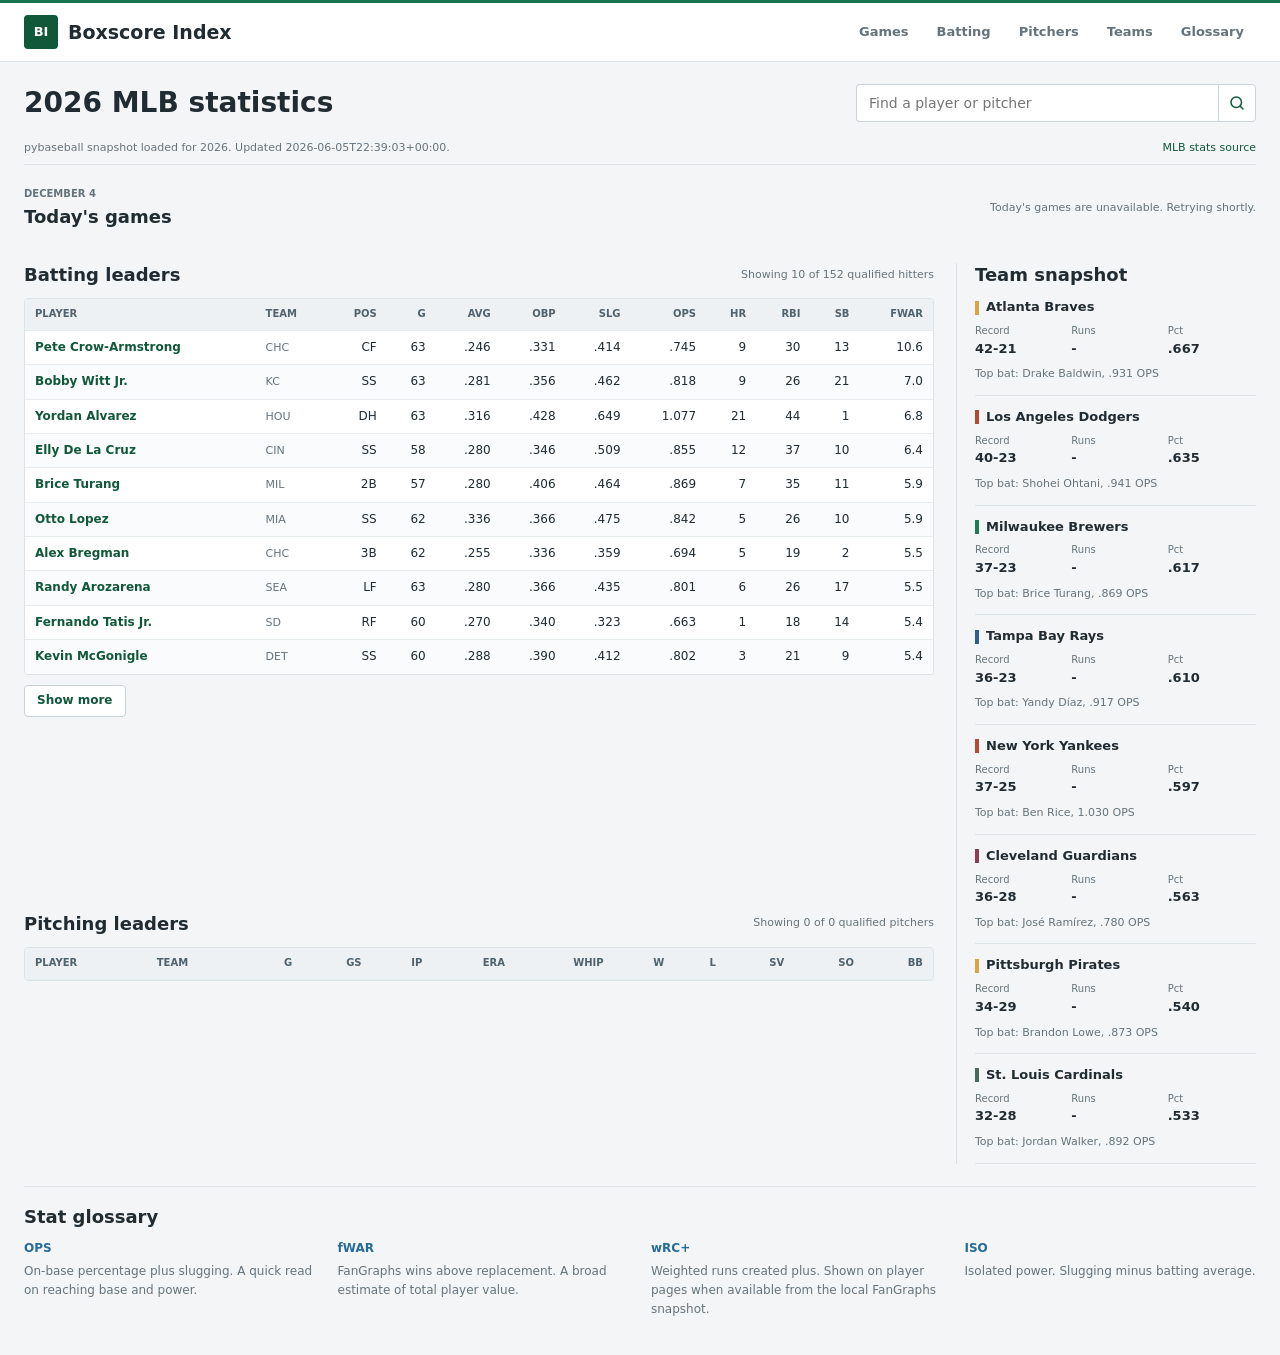
<file: index.html>
<!doctype html>
<html lang="en">
  <head>
    <meta charset="utf-8" />
    <meta name="viewport" content="width=device-width, initial-scale=1" />
    <title>Boxscore Index</title>
    <link rel="stylesheet" href="./styles.css" />
  </head>
  <body>
    <header class="site-header">
      <a class="brand" href="#overview" aria-label="Boxscore Index home">
        <span class="brand-mark" aria-hidden="true">BI</span>
        <span>
          <strong>Boxscore Index</strong>
        </span>
      </a>
      <nav aria-label="Primary">
        <a href="#games">Games</a>
        <a href="#players">Batting</a>
        <a href="#pitchers">Pitchers</a>
        <a href="#teams">Teams</a>
        <a href="#glossary">Glossary</a>
      </nav>
    </header>

    <main class="dashboard-page">
      <div class="dashboard-heading">
      <section class="overview" id="overview">
        <div class="overview-copy">
          <h1 id="seasonLabel">MLB statistics</h1>
        </div>
      </section>

      <section class="toolbar search-toolbar" aria-label="Player search">
        <form class="search-form" id="playerSearchForm">
          <label class="search-box">
            <span class="visually-hidden">Search players</span>
            <input id="searchInput" type="search" placeholder="Find a player or pitcher" autocomplete="off" />
          </label>
          <button class="icon-button" type="submit" aria-label="Open selected player" title="Open selected player">
            <svg viewBox="0 0 24 24" aria-hidden="true">
              <circle cx="11" cy="11" r="7" />
              <path d="m16 16 4 4" />
            </svg>
          </button>
          <div class="search-dropdown" id="playerSearchDropdown" hidden></div>
        </form>
      </section>
      </div>

      <section class="data-status" aria-live="polite">
        <p id="dataStatus">Loading MLB statistics...</p>
        <a href="https://www.mlb.com/stats" target="_blank" rel="noreferrer">MLB stats source</a>
      </section>

      <section class="games-section" id="games" aria-labelledby="gamesHeading">
        <div class="section-head">
          <div>
            <p class="eyebrow" id="gamesDate">Today</p>
            <h2 id="gamesHeading">Today's games</h2>
          </div>
          <p class="result-count" id="gamesStatus" role="status">Loading games...</p>
        </div>
        <div class="games-grid" id="gamesGrid"></div>
      </section>

      <section class="panel standings" id="teams">
        <div class="section-head">
          <h2>Team snapshot</h2>
        </div>
        <div id="teamGrid" class="team-grid"></div>
      </section>

      <section class="panel data-panel" id="players">
        <div class="section-head">
          <h2>Batting leaders</h2>
          <p id="resultCount" class="result-count">0 results</p>
        </div>
        <div class="table-wrap">
          <table>
            <thead>
              <tr>
                <th>Player</th>
                <th>Team</th>
                <th>Pos</th>
                <th><button type="button" data-sort="g">G</button></th>
                <th><button type="button" data-sort="avg">AVG</button></th>
                <th><button type="button" data-sort="obp">OBP</button></th>
                <th><button type="button" data-sort="slg">SLG</button></th>
                <th><button type="button" data-sort="ops">OPS</button></th>
                <th><button type="button" data-sort="hr">HR</button></th>
                <th><button type="button" data-sort="rbi">RBI</button></th>
                <th><button type="button" data-sort="sb">SB</button></th>
                <th><button type="button" data-sort="fwar">fWAR</button></th>
              </tr>
            </thead>
            <tbody id="playerRows"></tbody>
          </table>
        </div>
        <div class="table-footer">
          <button class="secondary-button" id="moreBatters" type="button" aria-controls="playerRows">Show more</button>
          <button class="secondary-button" id="fewerBatters" type="button" aria-controls="playerRows" hidden>Show less</button>
        </div>
      </section>

      <section class="panel data-panel" id="pitchers">
        <div class="section-head">
          <h2>Pitching leaders</h2>
          <p id="pitcherResultCount" class="result-count">0 results</p>
        </div>
        <div class="table-wrap">
          <table>
            <thead>
              <tr>
                <th>Player</th>
                <th>Team</th>
                <th>G</th>
                <th>GS</th>
                <th>IP</th>
                <th>ERA</th>
                <th>WHIP</th>
                <th>W</th>
                <th>L</th>
                <th>SV</th>
                <th>SO</th>
                <th>BB</th>
              </tr>
            </thead>
            <tbody id="pitcherRows"></tbody>
          </table>
        </div>
        <div class="table-footer">
          <button class="secondary-button" id="morePitchers" type="button" aria-controls="pitcherRows">Show more</button>
          <button class="secondary-button" id="fewerPitchers" type="button" aria-controls="pitcherRows" hidden>Show less</button>
        </div>
      </section>

      <section class="panel glossary" id="glossary">
        <div class="section-head">
          <h2>Stat glossary</h2>
        </div>
        <dl>
          <div>
            <dt>OPS</dt>
            <dd>On-base percentage plus slugging. A quick read on reaching base and power.</dd>
          </div>
          <div>
            <dt>fWAR</dt>
            <dd>FanGraphs wins above replacement. A broad estimate of total player value.</dd>
          </div>
          <div>
            <dt>wRC+</dt>
            <dd>Weighted runs created plus. Shown on player pages when available from the local FanGraphs snapshot.</dd>
          </div>
          <div>
            <dt>ISO</dt>
            <dd>Isolated power. Slugging minus batting average.</dd>
          </div>
        </dl>
      </section>
    </main>

    <aside class="drawer" id="playerDrawer" aria-hidden="true" aria-label="Player details">
      <button class="icon-button close-drawer" id="closeDrawer" type="button" aria-label="Close player details" title="Close">
        <svg viewBox="0 0 24 24" aria-hidden="true">
          <path d="M18 6 6 18" />
          <path d="m6 6 12 12" />
        </svg>
      </button>
      <div id="drawerContent"></div>
    </aside>
    <div class="scrim" id="scrim"></div>

    <script src="./data/mlb_stats.js"></script>
    <script src="./data/war.js"></script>
    <script src="./app.js"></script>
  </body>
</html>
</file>
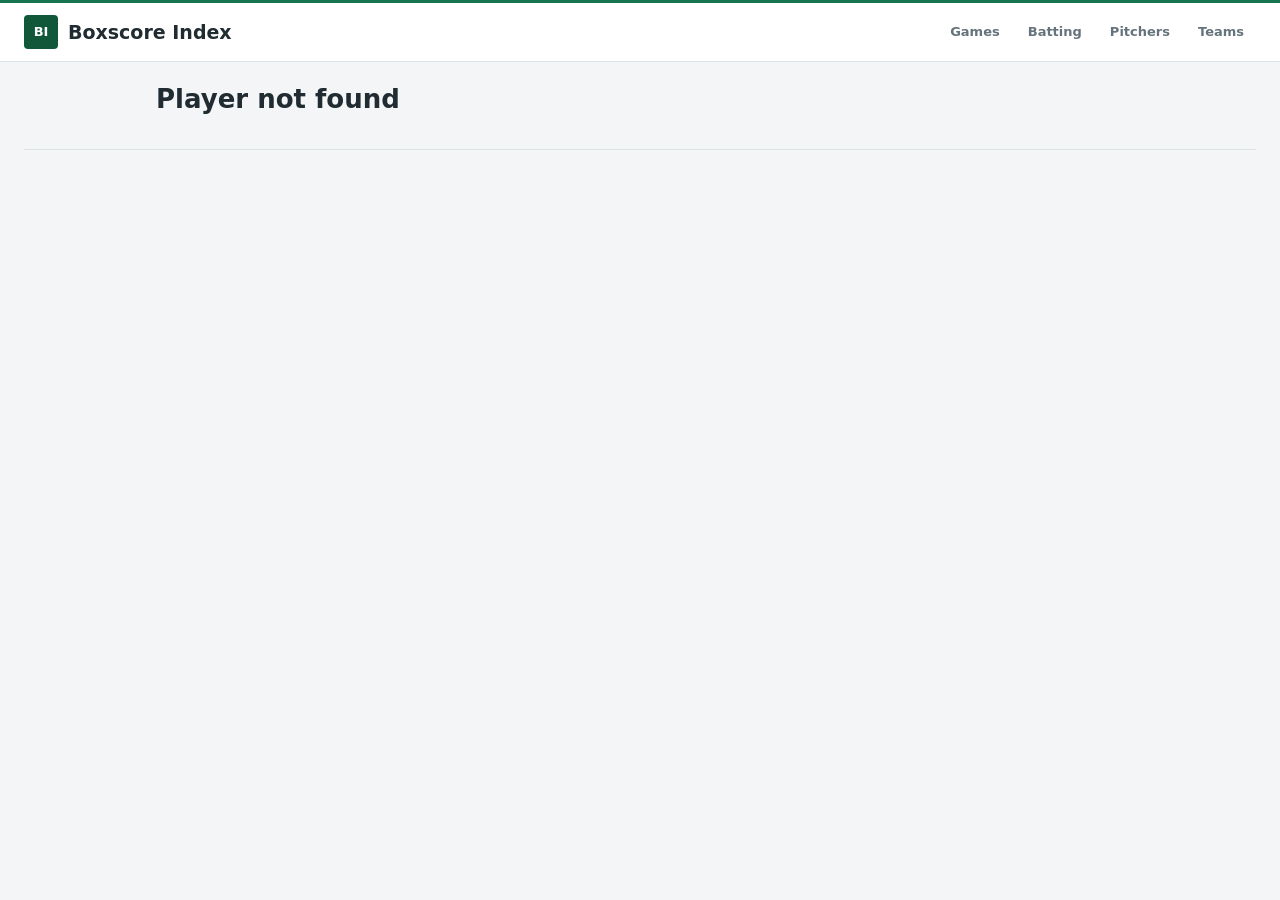
<file: player.html>
<!doctype html>
<html lang="en">
  <head>
    <meta charset="utf-8" />
    <meta name="viewport" content="width=device-width, initial-scale=1" />
    <title>Player / Boxscore Index</title>
    <link rel="stylesheet" href="./styles.css" />
  </head>
  <body>
    <header class="site-header">
      <a class="brand" href="./index.html#overview" aria-label="Boxscore Index home">
        <span class="brand-mark" aria-hidden="true">BI</span>
        <span>
          <strong>Boxscore Index</strong>
        </span>
      </a>
      <nav aria-label="Primary">
        <a href="./index.html#games">Games</a>
        <a href="./index.html#players">Batting</a>
        <a href="./index.html#pitchers">Pitchers</a>
        <a href="./index.html#teams">Teams</a>
      </nav>
    </header>

    <main class="player-page">
      <section class="player-hero">
        <img class="player-headshot" id="playerHeadshot" alt="" />
        <div class="player-profile">
          <h1 id="playerName">Loading player...</h1>
          <dl class="bio-grid player-bio-grid" id="bioGrid"></dl>
        </div>
      </section>

      <section class="panel" id="searchResultsPanel" hidden>
        <div class="section-head">
          <h2>Choose a player</h2>
        </div>
        <div class="search-results" id="searchResults"></div>
      </section>

      <section class="panel" id="seasonPanel">
        <div class="section-head">
          <h2 id="seasonStatsLabel">Season Stats</h2>
        </div>
        <dl class="career-table" id="seasonStats"></dl>
      </section>

      <section class="statcast-section" id="statcastPanel" hidden>
        <div class="section-head">
          <h2 id="statcastSeason">Run Values</h2>
          <a id="savantLink" target="_blank" rel="noreferrer">Baseball Savant</a>
        </div>
        <p class="result-count" id="statcastStatus" role="status"></p>
        <div class="statcast-table-wrap">
          <table class="statcast-table">
            <thead><tr><th scope="col">Metric</th><th scope="col">Runs</th><th scope="col">Leaderboard percentile</th></tr></thead>
            <tbody id="statcastRows"></tbody>
          </table>
        </div>
      </section>

      <section class="panel" id="historyPanel">
        <div class="section-head">
          <h2>Season-by-season</h2>
          <p id="historyStatus" class="result-count" role="status">Loading season history...</p>
        </div>
        <div id="battingHistory" hidden>
          <h3 class="history-heading">Batting</h3>
          <div class="table-wrap history-wrap" role="region" aria-label="Season batting statistics" tabindex="0">
            <table class="history-table"><caption class="visually-hidden">MLB regular-season batting statistics</caption><thead id="battingHistoryHead"></thead><tbody id="battingHistoryRows"></tbody><tfoot id="battingHistoryTotals"></tfoot></table>
          </div>
        </div>
        <div id="pitchingHistory" hidden>
          <h3 class="history-heading">Pitching</h3>
          <div class="table-wrap history-wrap" role="region" aria-label="Season pitching statistics" tabindex="0">
            <table class="history-table"><caption class="visually-hidden">MLB regular-season pitching statistics</caption><thead id="pitchingHistoryHead"></thead><tbody id="pitchingHistoryRows"></tbody><tfoot id="pitchingHistoryTotals"></tfoot></table>
          </div>
        </div>
      </section>
      <footer class="leader-key" id="leaderKey" aria-label="Statistic leader color key">
        <strong>Key</strong>
        <span class="leader-al"><i aria-hidden="true"></i>Led AL</span>
        <span class="leader-nl"><i aria-hidden="true"></i>Led NL</span>
        <span class="leader-mlb"><i aria-hidden="true"></i>Led MLB</span>
      </footer>
    </main>

    <script src="./data/mlb_stats.js"></script>
    <script src="./data/advanced_batting.js"></script>
    <script src="./data/statcast.js"></script>
    <script src="./data/war.js"></script>
    <script src="./player-leaders.js"></script>
    <script src="./player.js"></script>
  </body>
</html>
</file>
<file: styles.css>
:root {
 color-scheme:light; --ink:#202c32; --muted:#65747c; --line:#dce3e7; --paper:#f3f5f7; --panel:#fff; --green:#167451; --green-dark:#105839; --clay:#ab3e4b; --gold:#be8a2d; --blue:#276b98; --soft:#edf1f4; --shadow:none;
}
*{box-sizing:border-box} [hidden]{display:none!important}
html{scroll-behavior:smooth;scroll-padding-top:82px}
body{margin:0;background:var(--paper);color:var(--ink);font-family:Inter,"Segoe UI",system-ui,sans-serif;font-size:14px;line-height:1.45}
button,input,select{font:inherit} button{cursor:pointer}
a{color:var(--green-dark);text-decoration:none} a:hover{text-decoration:underline}
:focus-visible{outline:2px solid var(--blue);outline-offset:3px}
h1,h2,h3,p{margin-top:0;letter-spacing:0}
h1{margin-bottom:0;font-size:28px;line-height:1.2;font-weight:750}
h2{margin-bottom:0;font-size:18px;line-height:1.3;font-weight:700}
.site-header{position:sticky;top:0;z-index:30;min-height:62px;display:flex;align-items:center;justify-content:space-between;gap:20px;padding:10px 24px;background:#fff;border-bottom:1px solid var(--line);border-top:3px solid var(--green)}
.brand{display:flex;align-items:center;gap:10px;color:var(--ink);flex-shrink:0}
.brand:hover{text-decoration:none}
.brand-mark{display:grid;place-items:center;width:34px;height:34px;background:var(--green-dark);color:white;border-radius:4px;font-weight:800;font-size:13px}
.brand strong{display:block;font-size:19px;line-height:1.2}
.brand small{display:block;color:var(--muted);font-size:11px;margin-top:1px}
nav{display:flex;gap:4px;flex-wrap:wrap}
nav a{padding:7px 12px;color:var(--muted);font-size:13px;font-weight:650;border-radius:3px}
nav a:hover,nav a:focus-visible{color:var(--green-dark);background:#eaf3ef;text-decoration:none}
main{width:auto;max-width:none;margin:0 24px;padding:22px 0 36px}
.dashboard-page{display:grid;grid-template-columns:minmax(0,1fr) 300px;gap:22px;align-items:start}
.dashboard-heading{grid-column:1/-1;display:flex;align-items:center;justify-content:space-between;gap:24px}
.overview,.overview-copy{padding:0;margin:0;min-width:0}
.eyebrow{margin:0 0 4px;color:var(--muted);font-size:10px;font-weight:650;text-transform:uppercase;letter-spacing:0}
.search-toolbar{width:400px;max-width:100%;flex-shrink:1;min-width:260px}
.search-form{position:relative;display:grid;grid-template-columns:minmax(0,1fr) 38px}
.search-box{display:block;min-width:0}
.visually-hidden{position:absolute;width:1px;height:1px;overflow:hidden;clip-path:inset(50%);white-space:nowrap}
input,select{width:100%;height:38px;border:1px solid #c8d4da;border-radius:4px;background:white;color:var(--ink);padding:0 12px}
.search-box input{border-radius:4px 0 0 4px;border-right:0}
.icon-button{display:inline-grid;place-items:center;width:38px;height:38px;padding:0;border:1px solid #c8d4da;border-radius:4px;background:white;color:var(--green-dark)}
.search-form .icon-button{border-radius:0 4px 4px 0}
.icon-button:hover{background:#eaf3ef}
svg{width:18px;height:18px;fill:none;stroke:currentColor;stroke-width:2;stroke-linecap:round;stroke-linejoin:round}
.search-dropdown{position:absolute;top:calc(100% + 5px);left:0;right:0;z-index:40;overflow:hidden;border:1px solid #c8d4da;border-radius:4px;background:white;box-shadow:0 8px 24px #202c3218}
.search-option{display:flex;width:100%;gap:12px;justify-content:space-between;align-items:center;border:0;border-bottom:1px solid var(--line);padding:10px 12px;background:white;text-align:left}
.search-option:last-child{border-bottom:0}
.search-option:hover,.search-option.is-active{background:#eaf3ef}
.search-option strong{font-size:13px}
.search-option span{color:var(--muted);font-size:11px;text-align:right}
.data-status{grid-column:1/-1;display:flex;justify-content:space-between;align-items:center;gap:12px;color:var(--muted);font-size:11px;padding:8px 0;margin-top:-12px;border-bottom:1px solid var(--line)}
.data-status p{margin:0} .data-status a{white-space:nowrap}
.panel,.games-section,.statcast-section{min-width:0;margin:0;padding:0;background:transparent;border:0;border-radius:0;box-shadow:none}
.section-head{display:flex;align-items:center;justify-content:space-between;gap:12px;margin-bottom:12px;flex-wrap:wrap}
.result-count{margin:0;color:var(--muted);font-size:11px;font-weight:500}
.games-section{grid-column:1/-1}
.games-grid{display:grid;grid-template-columns:repeat(auto-fit,minmax(min(100%,410px),1fr));gap:12px}
.game-card{min-width:0;padding:10px 12px;border:1px solid var(--line);border-radius:4px;background:white}
.game-card-head,.game-card-foot{display:flex;align-items:center;justify-content:space-between;gap:10px;font-size:11px}
.game-card-head{margin-bottom:8px} .game-state{font-weight:650} .game-state.is-live{color:var(--green-dark)}
.game-linescore{overflow-x:auto} .game-linescore table{min-width:390px;font-size:11px}
.game-linescore th,.game-linescore td{text-align:center;padding:6px 4px;white-space:nowrap;font-size:11px}
.game-linescore th:first-child{text-align:left}
.game-linescore tbody th{text-transform:none}
.game-team{display:flex;align-items:center;gap:6px} .game-team img{flex-shrink:0;object-fit:contain}
.game-total{font-weight:750;background:#f0f6f3}
.game-card-foot{margin-top:8px;color:var(--muted)}
.game-card-foot span{min-width:0;overflow-wrap:anywhere} .game-card-foot a{white-space:nowrap;font-weight:650}
#teams{grid-column:2;grid-row:4/span 2;padding-left:18px;border-left:1px solid var(--line)}
#players{grid-column:1;grid-row:4} #pitchers{grid-column:1;grid-row:5}
.team-grid{display:grid;gap:0}
.team-card{padding:12px 0;border-bottom:1px solid var(--line)}
.team-card:first-child{padding-top:0}
.team-card h3{margin-bottom:7px;font-size:13px;display:flex;align-items:center;gap:7px}
.team-card h3::before{content:"";width:4px;height:14px;background:var(--team-color);flex-shrink:0}
.team-card dl{display:grid;grid-template-columns:repeat(3,1fr);gap:8px;margin:0}
.team-card dt{color:var(--muted);font-size:10px}
.team-card dd{margin:1px 0 0;font-size:13px;font-weight:650}
.leader-meta{color:var(--muted);font-size:11px}
.team-card .leader-meta{margin:8px 0 0;line-height:1.5}
.table-wrap{overflow-x:auto;background:white;border:1px solid var(--line);border-radius:4px}
table{width:100%;min-width:780px;border-collapse:collapse;font-variant-numeric:tabular-nums}
th,td{padding:8px 10px;border-bottom:1px solid #e7ecef;text-align:right;white-space:nowrap;font-size:12px}
thead th{background:var(--soft);color:#4f626d;font-size:10px;font-weight:700;text-transform:uppercase}
th:first-child,td:first-child,th:nth-child(2),td:nth-child(2){text-align:left}
th button{padding:0;border:0;background:none;color:inherit;font:inherit;text-transform:inherit}
th button:hover{color:var(--green-dark);text-decoration:underline}
tbody tr:nth-child(even){background:#fafbfc} tbody tr:hover{background:#edf5f1}
tbody tr:last-child td{border-bottom:0}
.player-button{padding:0;border:0;background:none;color:var(--green-dark);text-align:left;font-weight:600}
.player-button:hover{text-decoration:underline}
.team-chip{display:inline-block;color:var(--muted);font-size:11px;font-weight:500}
.table-footer{display:flex;justify-content:flex-start;gap:8px;margin-top:10px}
.secondary-button{min-height:32px;padding:4px 12px;background:white;color:var(--green-dark);border:1px solid #c8d4da;border-radius:4px;font-size:12px;font-weight:600}
.secondary-button:hover{background:#eaf3ef}
.glossary{grid-column:1/-1;padding-top:18px;border-top:1px solid var(--line)}
.glossary dl{display:grid;grid-template-columns:repeat(4,minmax(0,1fr));gap:22px;margin:0}
.glossary dt{font-size:12px;color:var(--blue);font-weight:700}
.glossary dd{margin:4px 0 0;color:var(--muted);font-size:12px;line-height:1.6}
.player-page{display:grid;grid-template-columns:minmax(0,1.4fr) minmax(0,1fr);gap:24px;align-items:start}
.player-hero{grid-column:1/-1;display:grid;grid-template-columns:112px minmax(0,1fr);gap:20px;align-items:center;padding:0 0 20px;border-bottom:1px solid var(--line)}
.player-headshot{width:112px;max-width:100%;height:auto;object-fit:contain}
.player-profile{min-width:0} .player-hero h1{margin-bottom:14px;font-size:26px}
.bio-grid{display:grid;grid-template-columns:repeat(auto-fit,minmax(120px,1fr));gap:10px 18px;margin:0}
.bio-grid dt,.career-table dt{color:var(--muted);font-size:10px;text-transform:uppercase}
.bio-grid dd{margin:3px 0 0;font-size:12px;font-weight:600;overflow-wrap:anywhere}
#seasonPanel,#searchResultsPanel{grid-column:1/-1}
.career-table{display:grid;grid-template-columns:repeat(auto-fit,minmax(88px,1fr));margin:0;background:white;border:1px solid var(--line);border-radius:4px;overflow:hidden}
.career-table div{padding:10px 12px;min-width:0;border-right:1px solid var(--line);border-bottom:1px solid var(--line)}
.career-table dd{margin:4px 0 0;font-size:18px;font-weight:650;font-variant-numeric:tabular-nums;overflow-wrap:anywhere}
#statcastPanel{grid-column:1/-1}
#historyPanel{grid-column:1/-1;min-width:0}
.history-heading{font-size:14px;margin:0 0 8px}
#battingHistory:not([hidden]) + #pitchingHistory{margin-top:20px}
.history-table{min-width:1100px}
.history-table th,.history-table td{text-align:right}
.history-table th:first-child{position:sticky;left:0;text-align:left;background:var(--panel);z-index:1;min-width:65px}
.history-table thead th:first-child{background:var(--soft);z-index:2}
.history-table th:nth-child(3),.history-table td:nth-child(3){text-align:left}
.history-table tbody th{font-size:12px}
.history-table .history-stint{color:var(--muted)}
.history-table .history-stint th:first-child{font-weight:400;padding-left:20px}
.history-table tr[hidden]{display:none}
.history-expand{display:inline-flex;align-items:center;gap:5px;min-height:28px;padding:0;border:0;background:transparent;color:inherit;font:inherit;font-weight:inherit;cursor:pointer}
.history-expand span{display:inline-block;width:12px;text-align:center;font-size:10px;transition:transform .15s}
.history-expand[aria-expanded="true"] span{transform:rotate(90deg)}
.history-expand:hover{color:var(--muted)}
.history-expand:focus-visible{outline:2px solid #1769b1;outline-offset:3px}
.history-table tfoot th,.history-table tfoot td{background:var(--soft);border-top:2px solid #b9c9d1;border-bottom:0;font-weight:700}
.history-table tfoot th:first-child{background:var(--soft)}
.stat-leader{font-weight:inherit;color:inherit;white-space:nowrap;text-decoration-line:underline;text-decoration-color:var(--leader-color);text-decoration-thickness:2px;text-underline-offset:3px}
.leader-al{--leader-color:#b52f40}.leader-nl{--leader-color:#1769b1}.leader-mlb{--leader-color:#926700}
.leader-key{grid-column:1/-1;display:flex;align-items:center;flex-wrap:wrap;gap:10px 22px;border-top:1px solid var(--line);padding-top:14px;font-size:12px}
.leader-key strong{color:var(--muted);font-weight:600}
.leader-key span{display:inline-flex;align-items:center;gap:7px;font-weight:400}
.leader-key i{width:16px;height:0;border-bottom:2px solid var(--leader-color);flex-shrink:0}
.statcast-section .section-head a{font-size:11px}
.statcast-section>.result-count{margin:-4px 0 10px}
.statcast-table-wrap{overflow-x:auto;border:1px solid var(--line);border-radius:4px;background:white}
.statcast-table{min-width:0;table-layout:fixed}
.statcast-table th:first-child{width:38%} .statcast-table th:nth-child(2){width:16%}
.statcast-table th,.statcast-table td{white-space:normal;overflow-wrap:anywhere}
.statcast-table tbody th{text-align:left;font-size:12px;font-weight:600} .statcast-table td:nth-child(2){font-weight:650}
.percentile-cell{display:flex;align-items:center;gap:8px}
.percentile-cell span{min-width:3ch;text-align:right;font-variant-numeric:tabular-nums;font-size:12px}
.percentile-meter{width:100%;height:12px;min-width:0;--bar-color:#8997a0}
.percentile-meter.high{--bar-color:#c64545} .percentile-meter.low{--bar-color:#337bb0}
.percentile-meter::-webkit-meter-bar{background:#e9edeb;border:0;border-radius:3px}
.percentile-meter::-webkit-meter-optimum-value{background:var(--bar-color)}
.percentile-meter::-moz-meter-bar{background:var(--bar-color)}
.search-results{display:grid;gap:8px}
.search-result{display:flex;justify-content:space-between;gap:12px;padding:10px 12px;border-bottom:1px solid var(--line)}
.drawer{position:fixed;top:0;right:0;z-index:50;width:min(430px,100%);height:100dvh;overflow:auto;transform:translateX(104%);background:white;padding:22px;transition:transform .2s}
.drawer.is-open{transform:translateX(0)} .close-drawer{position:absolute;top:12px;right:12px}
.scrim{display:none;position:fixed;inset:0;z-index:45;background:#202c3260} .scrim.is-open{display:block}
.drawer h2{margin-top:42px} .stat-stack{display:grid;grid-template-columns:repeat(3,1fr);gap:10px}
.stat-stack span,.stat-stack strong{display:block} .note{font-size:12px;color:var(--muted)}
@media(min-width:1700px){.dashboard-page{grid-template-columns:minmax(0,1fr) 340px}.games-grid{grid-template-columns:repeat(auto-fit,minmax(430px,1fr))}}
@media(max-width:1100px){
 .dashboard-page{grid-template-columns:minmax(0,1fr)}
 #teams,#players,#pitchers{grid-column:1;grid-row:auto}
 #teams{padding-left:0;border-left:0}
 .team-grid{grid-template-columns:repeat(4,minmax(0,1fr));gap:14px}
 .team-card:first-child{padding-top:12px}
 .player-page{grid-template-columns:minmax(0,1fr)}
 #statcastPanel{grid-column:1;grid-row:auto}
}
@media(max-width:700px){
 main{margin:0 14px;padding-top:16px}
 .site-header{padding:9px 14px;gap:12px;flex-wrap:wrap;position:static}
 .brand strong{font-size:17px} nav{width:100%;gap:0} nav a{padding:6px 10px} nav a:first-child{padding-left:0}
 .dashboard-page{gap:18px}.dashboard-heading{display:grid;gap:14px}
 .search-toolbar{width:100%;min-width:0}
 .data-status{margin-top:-6px;align-items:start}
 .team-grid{grid-template-columns:repeat(2,minmax(0,1fr))}
 .glossary dl{grid-template-columns:repeat(2,minmax(0,1fr));gap:16px}
 .player-hero{grid-template-columns:82px minmax(0,1fr);gap:14px;align-items:start}
 .player-headshot{width:82px}.player-hero h1{font-size:23px}
 .bio-grid{grid-template-columns:repeat(2,minmax(0,1fr));gap:10px}
 .career-table{grid-template-columns:repeat(auto-fit,minmax(76px,1fr))}.career-table div{padding:9px}
 .statcast-table th,.statcast-table td{padding:9px 7px}
}
@media(prefers-reduced-motion:reduce){html{scroll-behavior:auto}*{transition:none!important}}
</file>
